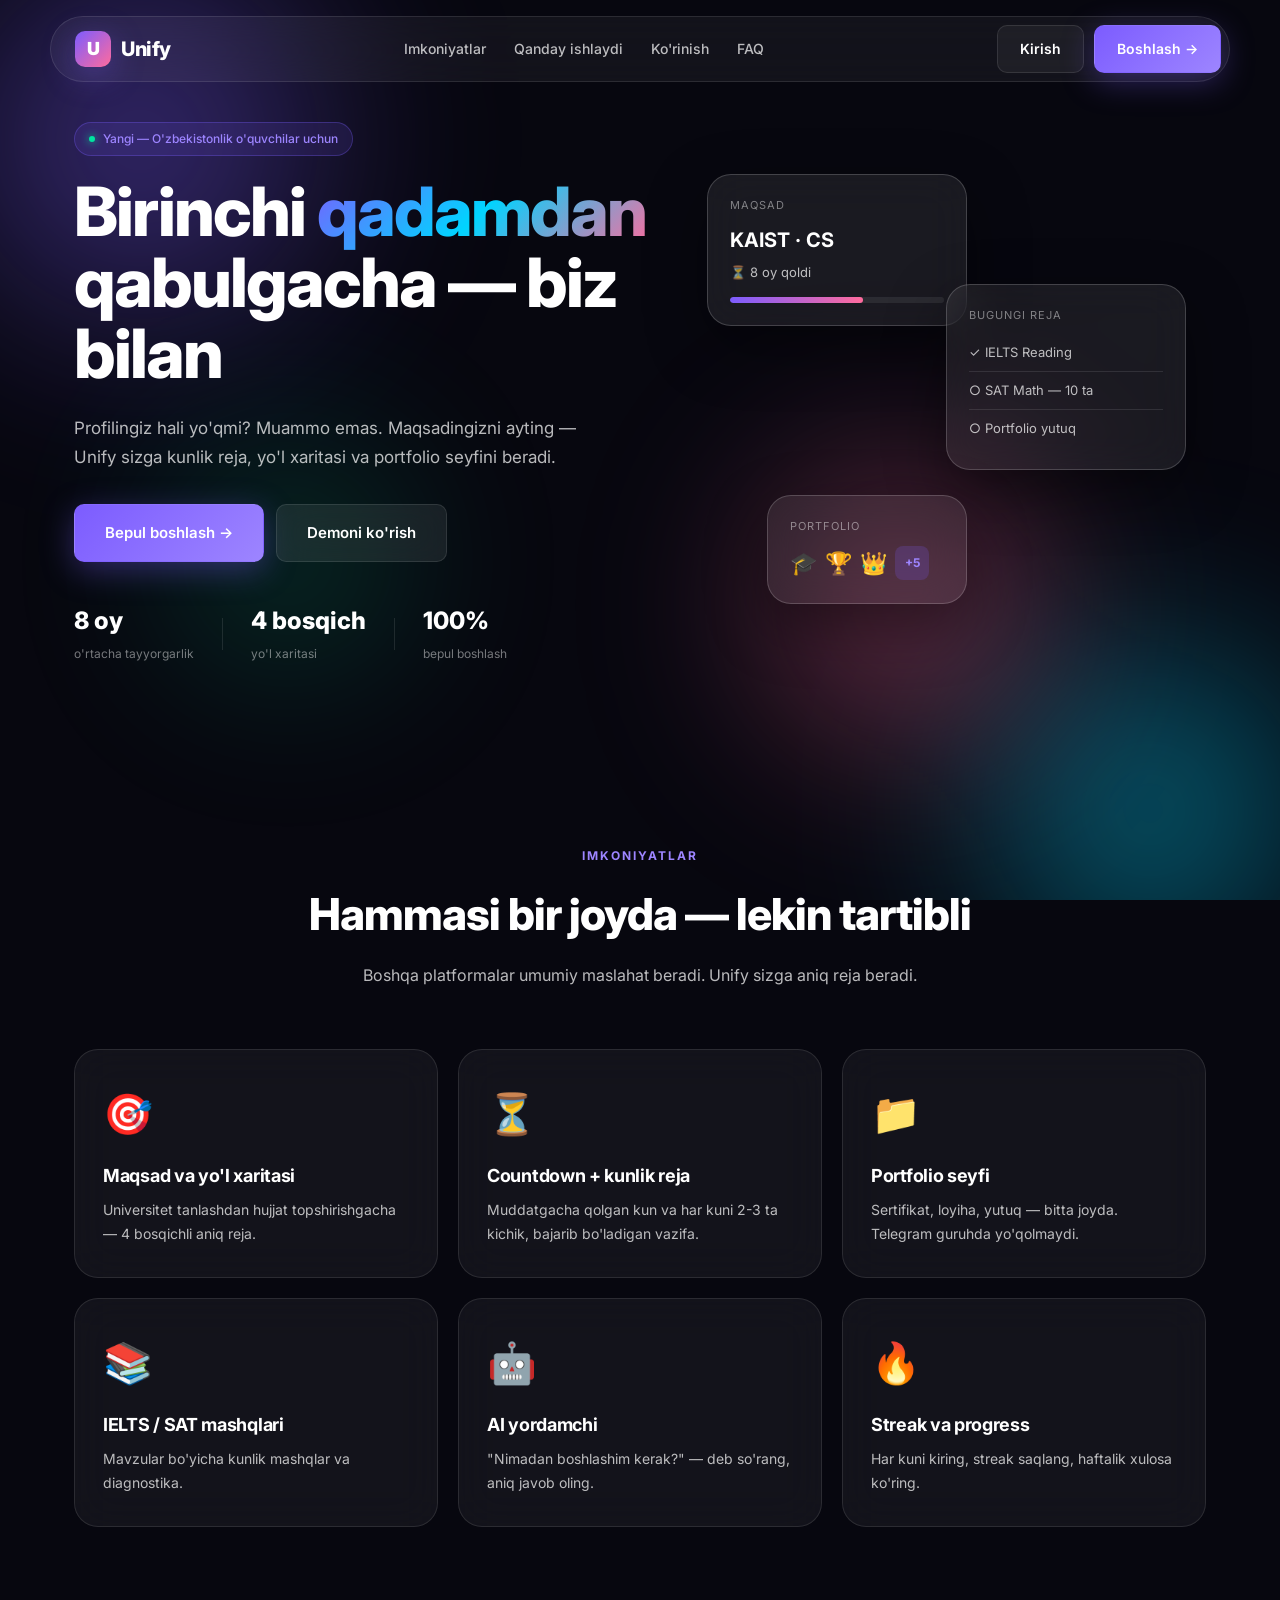
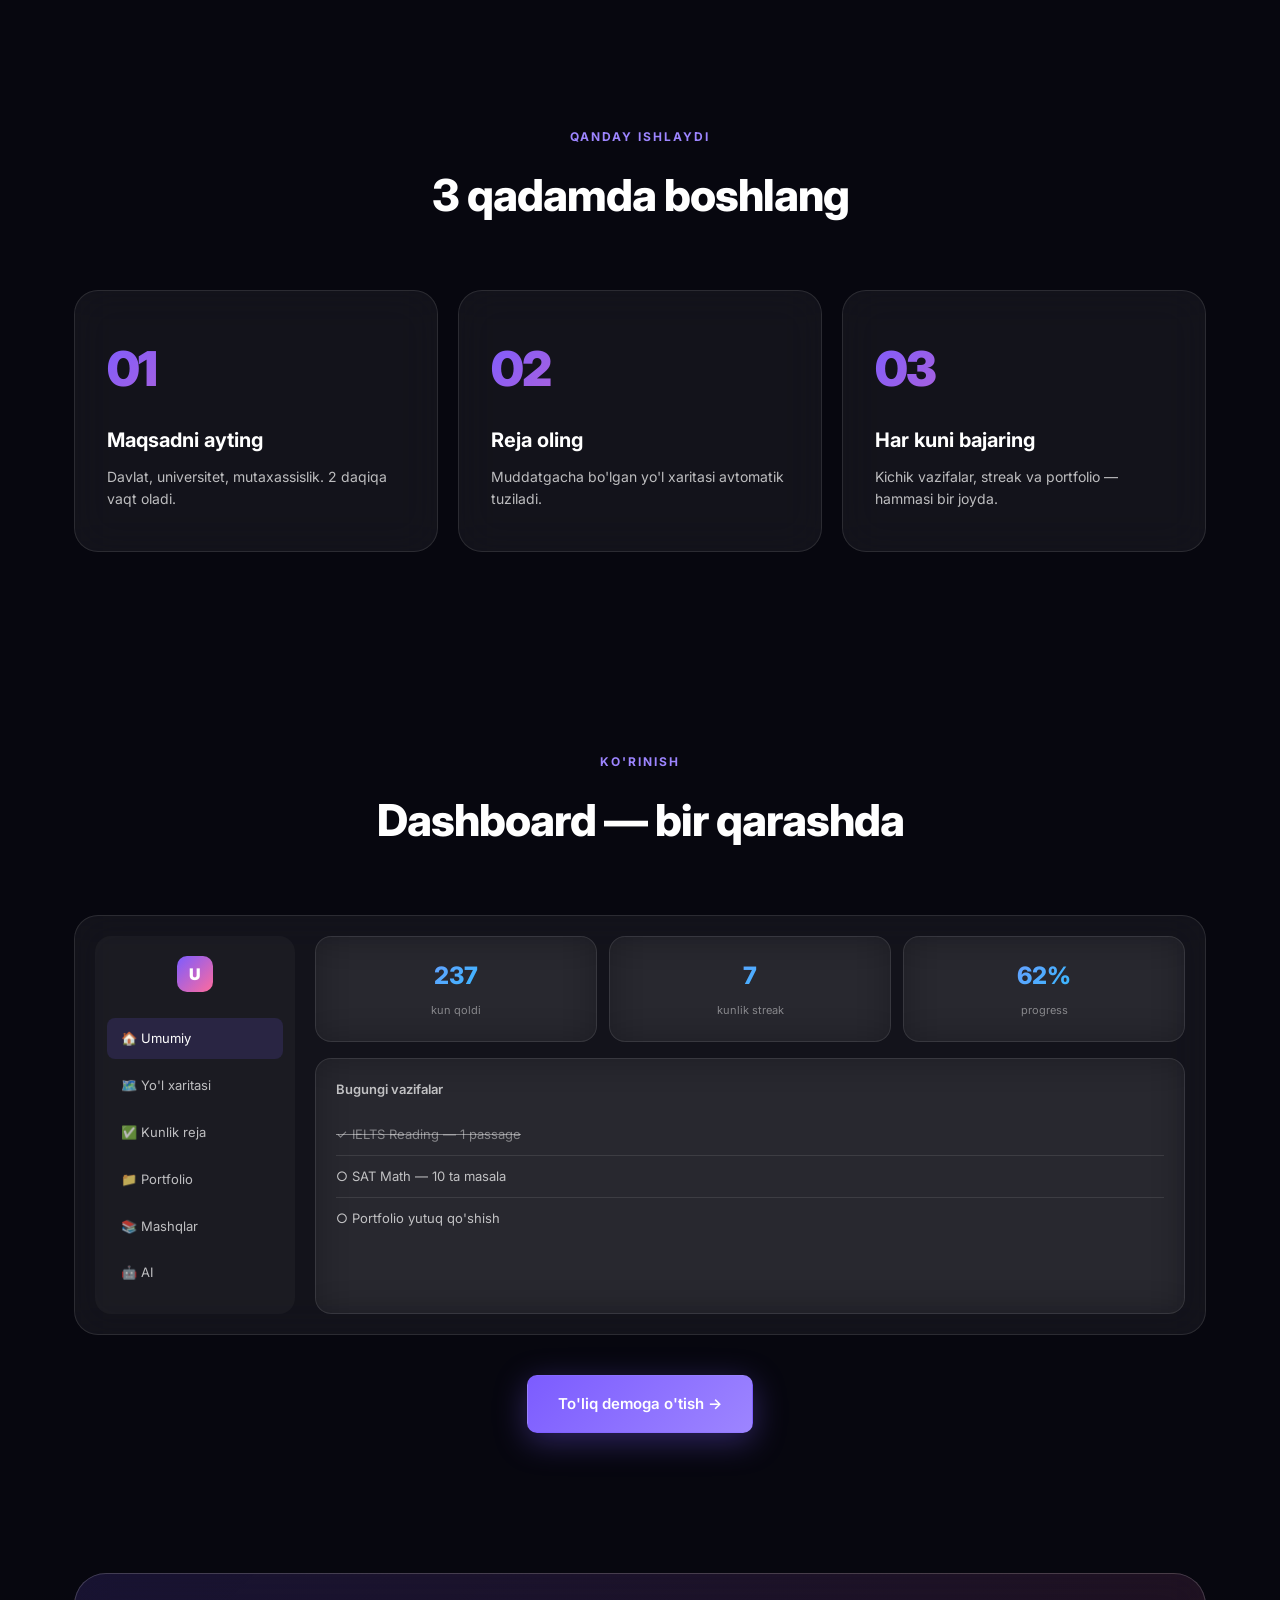
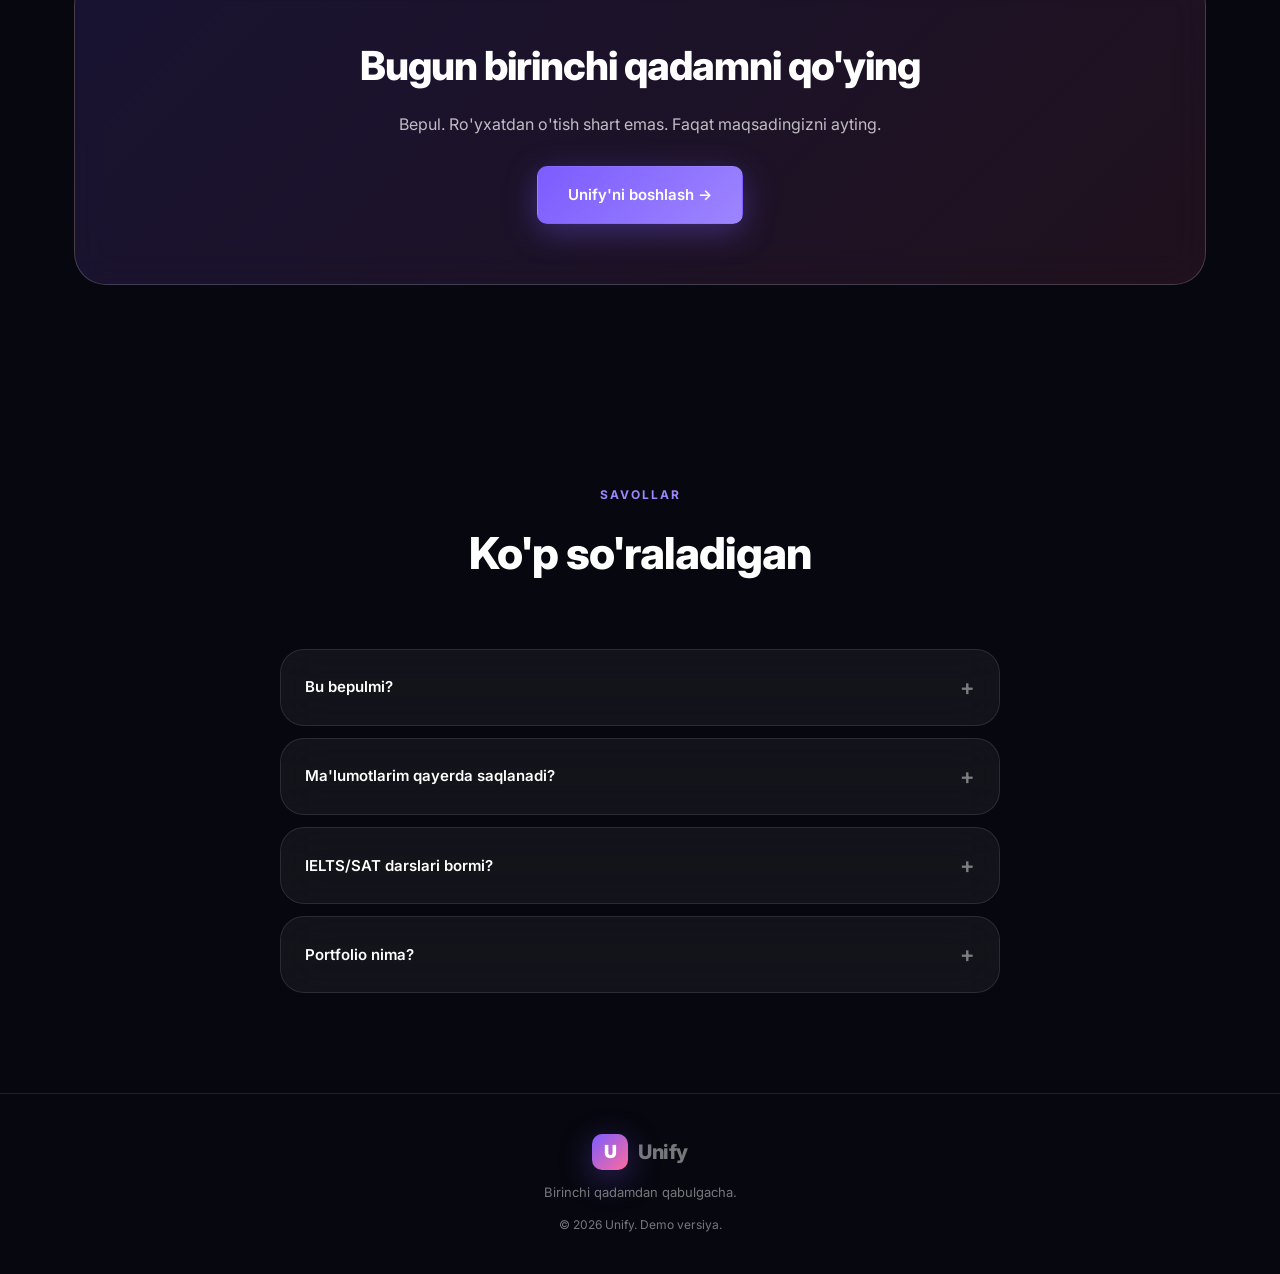
<file: index.html>
<!DOCTYPE html>
<html lang="uz">
<head>
  <meta charset="UTF-8" />
  <meta name="viewport" content="width=device-width, initial-scale=1.0" />
  <title>Unify — Birinchi qadamdan qabulgacha</title>
  <link rel="preconnect" href="https://fonts.googleapis.com" />
  <link rel="preconnect" href="https://fonts.gstatic.com" crossorigin />
  <link href="https://fonts.googleapis.com/css2?family=Inter:wght@300;400;500;600;700;800;900&display=swap" rel="stylesheet" />
  <link rel="stylesheet" href="css/global.css" />
  <link rel="stylesheet" href="css/landing.css" />
</head>
<body>
  <div class="bg-blobs">
    <div class="blob blob-1"></div>
    <div class="blob blob-2"></div>
    <div class="blob blob-3"></div>
    <div class="blob blob-4"></div>
  </div>

  <nav class="navbar glass">
    <div class="nav-inner">
      <a href="index.html" class="logo">
        <span class="logo-mark">U</span>
        <span class="logo-text">Unify</span>
      </a>
      <div class="nav-links">
        <a href="#features">Imkoniyatlar</a>
        <a href="#how">Qanday ishlaydi</a>
        <a href="#preview">Ko'rinish</a>
        <a href="#faq">FAQ</a>
      </div>
      <div class="nav-actions">
        <a href="dashboard.html" class="btn btn-ghost">Kirish</a>
        <a href="onboarding.html" class="btn btn-primary">Boshlash →</a>
      </div>
    </div>
  </nav>

  <section class="hero">
    <div class="hero-inner">
      <div class="badge-pill">
        <span class="dot"></span>
        Yangi — O'zbekistonlik o'quvchilar uchun
      </div>
      <h1 class="hero-title">
        Birinchi <span class="gradient-text">qadamdan</span><br />
        qabulgacha — biz bilan
      </h1>
      <p class="hero-sub">
        Profilingiz hali yo'qmi? Muammo emas. Maqsadingizni ayting — Unify sizga
        kunlik reja, yo'l xaritasi va portfolio seyfini beradi.
      </p>
      <div class="hero-cta">
        <a href="onboarding.html" class="btn btn-primary btn-lg">Bepul boshlash →</a>
        <a href="dashboard.html" class="btn btn-glass btn-lg">Demoni ko'rish</a>
      </div>
      <div class="hero-stats">
        <div><strong>8 oy</strong><span>o'rtacha tayyorgarlik</span></div>
        <div class="divider"></div>
        <div><strong>4 bosqich</strong><span>yo'l xaritasi</span></div>
        <div class="divider"></div>
        <div><strong>100%</strong><span>bepul boshlash</span></div>
      </div>
    </div>

    <div class="hero-visual">
      <div class="mock-card glass mock-card-1">
        <div class="mock-label">Maqsad</div>
        <div class="mock-title">KAIST · CS</div>
        <div class="mock-meta">⏳ 8 oy qoldi</div>
        <div class="mock-bar"><div style="width:62%"></div></div>
      </div>
      <div class="mock-card glass mock-card-2">
        <div class="mock-label">Bugungi reja</div>
        <div class="mock-task">✓ IELTS Reading</div>
        <div class="mock-task">○ SAT Math — 10 ta</div>
        <div class="mock-task">○ Portfolio yutuq</div>
      </div>
      <div class="mock-card glass mock-card-3">
        <div class="mock-label">Portfolio</div>
        <div class="mock-portfolio">
          <span>🎓</span><span>🏆</span><span>👑</span><span>+5</span>
        </div>
      </div>
    </div>
  </section>

  <section id="features" class="section">
    <div class="section-head">
      <span class="eyebrow">IMKONIYATLAR</span>
      <h2>Hammasi bir joyda — lekin tartibli</h2>
      <p>Boshqa platformalar umumiy maslahat beradi. Unify sizga aniq reja beradi.</p>
    </div>

    <div class="features-grid">
      <div class="feature-card glass">
        <div class="feature-icon">🎯</div>
        <h3>Maqsad va yo'l xaritasi</h3>
        <p>Universitet tanlashdan hujjat topshirishgacha — 4 bosqichli aniq reja.</p>
      </div>
      <div class="feature-card glass">
        <div class="feature-icon">⏳</div>
        <h3>Countdown + kunlik reja</h3>
        <p>Muddatgacha qolgan kun va har kuni 2-3 ta kichik, bajarib bo'ladigan vazifa.</p>
      </div>
      <div class="feature-card glass">
        <div class="feature-icon">📁</div>
        <h3>Portfolio seyfi</h3>
        <p>Sertifikat, loyiha, yutuq — bitta joyda. Telegram guruhda yo'qolmaydi.</p>
      </div>
      <div class="feature-card glass">
        <div class="feature-icon">📚</div>
        <h3>IELTS / SAT mashqlari</h3>
        <p>Mavzular bo'yicha kunlik mashqlar va diagnostika.</p>
      </div>
      <div class="feature-card glass">
        <div class="feature-icon">🤖</div>
        <h3>AI yordamchi</h3>
        <p>"Nimadan boshlashim kerak?" — deb so'rang, aniq javob oling.</p>
      </div>
      <div class="feature-card glass">
        <div class="feature-icon">🔥</div>
        <h3>Streak va progress</h3>
        <p>Har kuni kiring, streak saqlang, haftalik xulosa ko'ring.</p>
      </div>
    </div>
  </section>

  <section id="how" class="section">
    <div class="section-head">
      <span class="eyebrow">QANDAY ISHLAYDI</span>
      <h2>3 qadamda boshlang</h2>
    </div>
    <div class="steps">
      <div class="step glass">
        <div class="step-num">01</div>
        <h3>Maqsadni ayting</h3>
        <p>Davlat, universitet, mutaxassislik. 2 daqiqa vaqt oladi.</p>
      </div>
      <div class="step glass">
        <div class="step-num">02</div>
        <h3>Reja oling</h3>
        <p>Muddatgacha bo'lgan yo'l xaritasi avtomatik tuziladi.</p>
      </div>
      <div class="step glass">
        <div class="step-num">03</div>
        <h3>Har kuni bajaring</h3>
        <p>Kichik vazifalar, streak va portfolio — hammasi bir joyda.</p>
      </div>
    </div>
  </section>

  <section id="preview" class="section">
    <div class="section-head">
      <span class="eyebrow">KO'RINISH</span>
      <h2>Dashboard — bir qarashda</h2>
    </div>
    <div class="preview glass">
      <div class="preview-side">
        <div class="preview-logo">U</div>
        <div class="preview-nav-item active">🏠 Umumiy</div>
        <div class="preview-nav-item">🗺️ Yo'l xaritasi</div>
        <div class="preview-nav-item">✅ Kunlik reja</div>
        <div class="preview-nav-item">📁 Portfolio</div>
        <div class="preview-nav-item">📚 Mashqlar</div>
        <div class="preview-nav-item">🤖 AI</div>
      </div>
      <div class="preview-main">
        <div class="preview-row">
          <div class="preview-stat glass"><strong>237</strong><span>kun qoldi</span></div>
          <div class="preview-stat glass"><strong>7</strong><span>kunlik streak</span></div>
          <div class="preview-stat glass"><strong>62%</strong><span>progress</span></div>
        </div>
        <div class="preview-block glass">
          <div class="preview-block-title">Bugungi vazifalar</div>
          <div class="preview-task done">✓ IELTS Reading — 1 passage</div>
          <div class="preview-task">○ SAT Math — 10 ta masala</div>
          <div class="preview-task">○ Portfolio yutuq qo'shish</div>
        </div>
      </div>
    </div>
    <div class="preview-cta">
      <a href="dashboard.html" class="btn btn-primary btn-lg">To'liq demoga o'tish →</a>
    </div>
  </section>

  <section class="cta-section">
    <div class="cta-card glass">
      <h2>Bugun birinchi qadamni qo'ying</h2>
      <p>Bepul. Ro'yxatdan o'tish shart emas. Faqat maqsadingizni ayting.</p>
      <a href="onboarding.html" class="btn btn-primary btn-lg">Unify'ni boshlash →</a>
    </div>
  </section>

  <section id="faq" class="section">
    <div class="section-head">
      <span class="eyebrow">SAVOLLAR</span>
      <h2>Ko'p so'raladigan</h2>
    </div>
    <div class="faq-list">
      <details class="faq-item glass">
        <summary>Bu bepulmi?</summary>
        <p>Ha, demo bepul. Keyinchalik premium reja bo'ladi — lekin asosiy funksiyalar bepul qoladi.</p>
      </details>
      <details class="faq-item glass">
        <summary>Ma'lumotlarim qayerda saqlanadi?</summary>
        <p>Hozircha faqat brauzeringizda (localStorage). Hech kimga yuborilmaydi.</p>
      </details>
      <details class="faq-item glass">
        <summary>IELTS/SAT darslari bormi?</summary>
        <p>Hozircha mavzular bo'yicha mashqlar va yo'naltiruvchi havolalar. To'liq darslar keyingi versiyada.</p>
      </details>
      <details class="faq-item glass">
        <summary>Portfolio nima?</summary>
        <p>Sertifikat, loyiha, volontyorlik, yutuqlaringiz — bitta joyda. Universitetga ariza topshirganda kerak bo'ladi.</p>
      </details>
    </div>
  </section>

  <footer class="footer">
    <div class="footer-inner">
      <div class="logo">
        <span class="logo-mark">U</span>
        <span class="logo-text">Unify</span>
      </div>
      <p>Birinchi qadamdan qabulgacha.</p>
      <p class="copy">© 2026 Unify. Demo versiya.</p>
    </div>
  </footer>
</body>
</html>
</file>
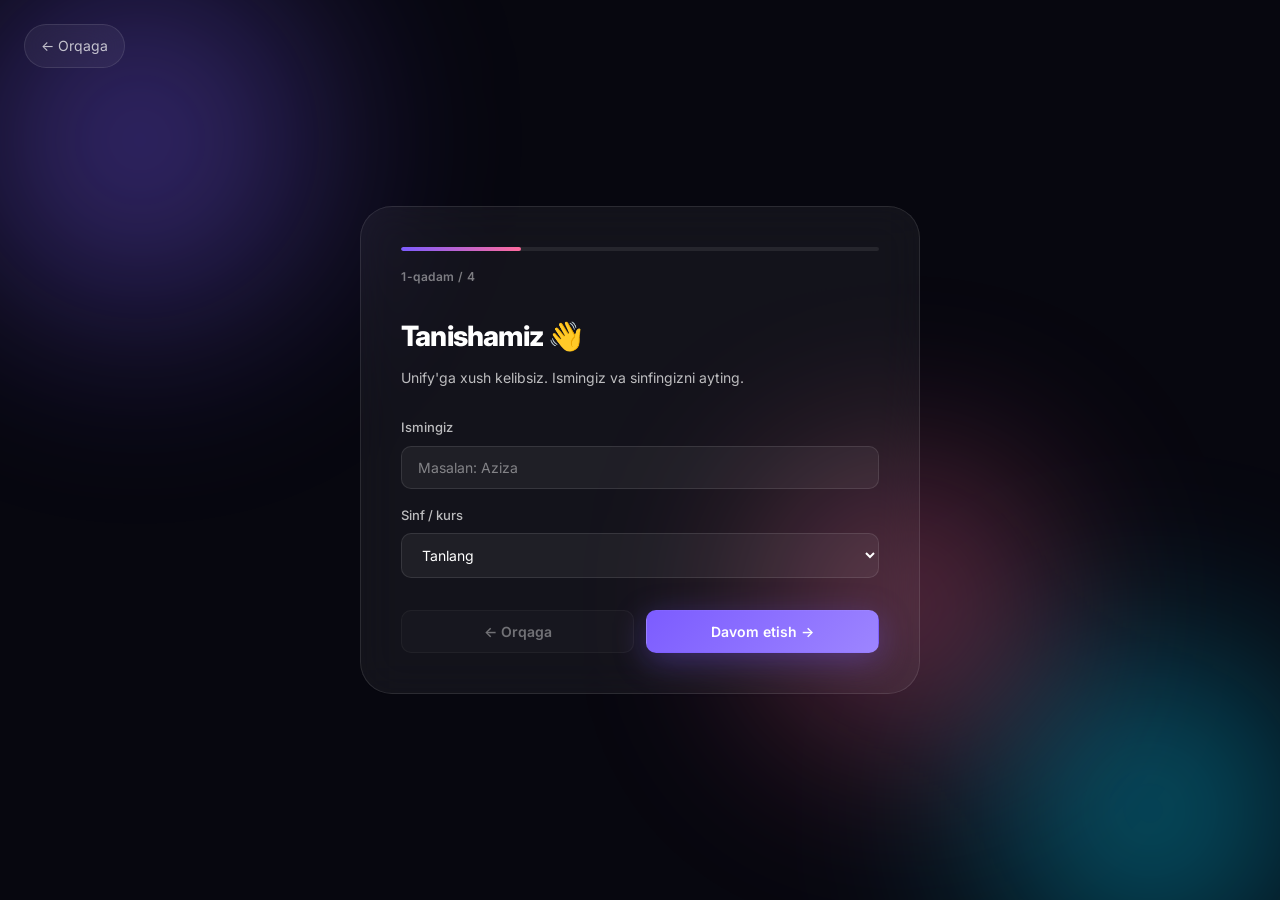
<file: onboarding.html>
<!DOCTYPE html>
<html lang="uz">
<head>
  <meta charset="UTF-8" />
  <meta name="viewport" content="width=device-width, initial-scale=1.0" />
  <title>Boshlash — Unify</title>
  <link rel="preconnect" href="https://fonts.googleapis.com" />
  <link href="https://fonts.googleapis.com/css2?family=Inter:wght@300;400;500;600;700;800;900&display=swap" rel="stylesheet" />
  <link rel="stylesheet" href="css/global.css" />
  <link rel="stylesheet" href="css/onboarding.css" />
</head>
<body class="onboarding-body">
  <div class="bg-blobs">
    <div class="blob blob-1"></div>
    <div class="blob blob-2"></div>
    <div class="blob blob-3"></div>
  </div>

  <a href="index.html" class="onboard-back">← Orqaga</a>

  <div class="onboard-wrap">
    <div class="onboard-card glass">
      <div class="onboard-progress">
        <div class="onboard-progress-bar" id="progress-bar"></div>
      </div>
      <div class="onboard-step-indicator">
        <span id="step-label">1-qadam / 4</span>
      </div>

      <div class="onboard-step active" data-step="1">
        <h1>Tanishamiz 👋</h1>
        <p class="onboard-sub">Unify'ga xush kelibsiz. Ismingiz va sinfingizni ayting.</p>

        <label class="field">
          <span class="field-label">Ismingiz</span>
          <input type="text" id="in-name" placeholder="Masalan: Aziza" />
        </label>

        <label class="field">
          <span class="field-label">Sinf / kurs</span>
          <select id="in-grade">
            <option value="">Tanlang</option>
            <option>9-sinf</option>
            <option>10-sinf</option>
            <option>11-sinf</option>
            <option>Bitiruvchi</option>
            <option>1-kurs</option>
          </select>
        </label>
      </div>

      <div class="onboard-step" data-step="2">
        <h1>Maqsadingiz qayer? 🌍</h1>
        <p class="onboard-sub">Qaysi davlat va universitetga topshirmoqchisiz?</p>

        <label class="field">
          <span class="field-label">Davlat</span>
          <select id="in-country">
            <option>Janubiy Koreya</option>
            <option>AQSh</option>
            <option>Buyuk Britaniya</option>
            <option>Germaniya</option>
            <option>Turkiya</option>
            <option>Yaponiya</option>
            <option>Kanada</option>
            <option>Boshqa</option>
          </select>
        </label>

        <label class="field">
          <span class="field-label">Universitet (yoki "hali aniqlamadim")</span>
          <input type="text" id="in-university" placeholder="Masalan: KAIST" />
        </label>

        <label class="field">
          <span class="field-label">Mutaxassislik</span>
          <input type="text" id="in-major" placeholder="Masalan: Computer Science" />
        </label>

        <label class="field">
          <span class="field-label">Qabul muddati (deadline)</span>
          <input type="date" id="in-deadline" />
        </label>
      </div>

      <div class="onboard-step" data-step="3">
        <h1>Hozirgi daraja 📊</h1>
        <p class="onboard-sub">Bu ma'lumotlar reja tuzish uchun kerak. Hech kimga ko'rinmaydi.</p>

        <label class="field">
          <span class="field-label">IELTS / English daraja</span>
          <input type="number" id="in-ielts" min="0" max="9" step="0.5" value="6.0" />
        </label>

        <label class="field">
          <span class="field-label">SAT (agar topshirgan bo'lsangiz)</span>
          <input type="number" id="in-sat" min="400" max="1600" step="10" value="1200" />
        </label>

        <label class="field">
          <span class="field-label">GPA (5 balli tizim)</span>
          <input type="number" id="in-gpa" min="0" max="5" step="0.1" value="4.5" />
        </label>
      </div>

      <div class="onboard-step" data-step="4">
        <h1>Maqsadlar 🎯</h1>
        <p class="onboard-sub">Qanday natijaga erishmoqchisiz?</p>

        <label class="field">
          <span class="field-label">IELTS maqsad</span>
          <input type="number" id="in-ielts-target" min="0" max="9" step="0.5" value="7.5" />
        </label>

        <label class="field">
          <span class="field-label">SAT maqsad</span>
          <input type="number" id="in-sat-target" min="400" max="1600" step="10" value="1450" />
        </label>

        <div class="onboard-info glass">
          <strong>💡 Nima bo'ladi?</strong>
          <p>Unify sizga muddatgacha bo'lgan <b>4 bosqichli yo'l xaritasi</b>, kunlik vazifalar va portfolio seyfini yaratadi.</p>
        </div>
      </div>

      <div class="onboard-actions">
        <button class="btn btn-ghost" id="btn-back" disabled>← Orqaga</button>
        <button class="btn btn-primary" id="btn-next">Davom etish →</button>
      </div>
    </div>
  </div>

  <script src="js/store.js"></script>
  <script src="js/onboarding.js"></script>
</body>
</html>
</file>
<file: css/global.css>
/* ============================================================
   Unify — GLOBAL
   Variables, reset, background, glass, buttons, forms
   ============================================================ */

:root {
  --bg: #07070f;
  --bg-2: #0e0e1c;
  --glass: rgba(255, 255, 255, 0.05);
  --glass-strong: rgba(255, 255, 255, 0.08);
  --glass-hover: rgba(255, 255, 255, 0.1);
  --border: rgba(255, 255, 255, 0.1);
  --border-strong: rgba(255, 255, 255, 0.18);
  --primary: #7c5cff;
  --primary-2: #9d85ff;
  --secondary: #00d4ff;
  --accent: #ff6b9d;
  --success: #00e5a0;
  --warning: #ffb84d;
  --danger: #ff5470;
  --text: #ffffff;
  --text-2: rgba(255, 255, 255, 0.72);
  --text-3: rgba(255, 255, 255, 0.45);
  --r-sm: 10px;
  --r: 16px;
  --r-lg: 24px;
  --r-xl: 32px;
  --shadow: 0 8px 32px rgba(0, 0, 0, 0.3);
  --glow: 0 8px 32px rgba(124, 92, 255, 0.35);
  --t: all 0.3s cubic-bezier(0.4, 0, 0.2, 1);
}

* { margin: 0; padding: 0; box-sizing: border-box; }

html, body { height: 100%; }

body {
  font-family: 'Inter', -apple-system, BlinkMacSystemFont, sans-serif;
  background: var(--bg);
  color: var(--text);
  min-height: 100vh;
  line-height: 1.6;
  overflow-x: hidden;
  -webkit-font-smoothing: antialiased;
}

a { color: inherit; text-decoration: none; }
button { font-family: inherit; cursor: pointer; border: none; background: none; color: inherit; }
input, select, textarea { font-family: inherit; }
img { max-width: 100%; display: block; }

/* Scrollbar */
::-webkit-scrollbar { width: 8px; height: 8px; }
::-webkit-scrollbar-track { background: transparent; }
::-webkit-scrollbar-thumb { background: rgba(255,255,255,0.1); border-radius: 4px; }
::-webkit-scrollbar-thumb:hover { background: rgba(255,255,255,0.2); }

/* Background blobs */
.bg-blobs {
  position: fixed;
  inset: 0;
  z-index: -1;
  overflow: hidden;
  pointer-events: none;
}
.blob {
  position: absolute;
  border-radius: 50%;
  filter: blur(90px);
  opacity: 0.55;
  animation: float 22s infinite ease-in-out;
}
.blob-1 {
  width: 520px; height: 520px;
  background: radial-gradient(circle, #7c5cff, transparent 70%);
  top: -120px; left: -120px;
}
.blob-2 {
  width: 460px; height: 460px;
  background: radial-gradient(circle, #00d4ff, transparent 70%);
  bottom: -140px; right: -100px;
  animation-delay: -6s;
}
.blob-3 {
  width: 400px; height: 400px;
  background: radial-gradient(circle, #ff6b9d, transparent 70%);
  top: 45%; left: 55%;
  animation-delay: -12s;
}
.blob-4 {
  width: 320px; height: 320px;
  background: radial-gradient(circle, #00e5a0, transparent 70%);
  bottom: 20%; left: 10%;
  animation-delay: -18s;
  opacity: 0.3;
}
@keyframes float {
  0%, 100% { transform: translate(0, 0) scale(1); }
  33% { transform: translate(60px, -60px) scale(1.1); }
  66% { transform: translate(-40px, 40px) scale(0.9); }
}

/* Glass utility */
.glass {
  background: var(--glass);
  backdrop-filter: blur(20px);
  -webkit-backdrop-filter: blur(20px);
  border: 1px solid var(--border);
  border-radius: var(--r-lg);
}

/* Buttons */
.btn {
  display: inline-flex;
  align-items: center;
  justify-content: center;
  gap: 8px;
  padding: 12px 22px;
  border-radius: var(--r-sm);
  font-weight: 600;
  font-size: 14px;
  transition: var(--t);
  border: 1px solid transparent;
  white-space: nowrap;
}
.btn-sm { padding: 8px 14px; font-size: 13px; }
.btn-lg { padding: 16px 30px; font-size: 15px; }

.btn-primary {
  background: linear-gradient(135deg, var(--primary) 0%, var(--primary-2) 100%);
  color: #fff;
  box-shadow: var(--glow);
}
.btn-primary:hover {
  transform: translateY(-2px);
  box-shadow: 0 12px 40px rgba(124, 92, 255, 0.5);
}

.btn-ghost {
  background: rgba(255,255,255,0.05);
  color: var(--text);
  border: 1px solid var(--border);
}
.btn-ghost:hover {
  background: rgba(255,255,255,0.1);
  border-color: var(--border-strong);
}

.btn-glass {
  background: rgba(255,255,255,0.08);
  color: var(--text);
  border: 1px solid var(--border);
  backdrop-filter: blur(20px);
}
.btn-glass:hover {
  background: rgba(255,255,255,0.14);
}

.btn-danger {
  background: rgba(255, 84, 112, 0.15);
  color: var(--danger);
  border: 1px solid rgba(255, 84, 112, 0.3);
}
.btn-danger:hover {
  background: rgba(255, 84, 112, 0.25);
}

/* Fields */
.field {
  display: block;
  margin-bottom: 16px;
}
.field-label {
  display: block;
  font-size: 13px;
  font-weight: 500;
  color: var(--text-2);
  margin-bottom: 8px;
}
input[type="text"],
input[type="number"],
input[type="date"],
input[type="email"],
select,
textarea {
  width: 100%;
  padding: 12px 16px;
  background: rgba(255,255,255,0.05);
  border: 1px solid var(--border);
  border-radius: var(--r-sm);
  color: var(--text);
  font-size: 14px;
  transition: var(--t);
  outline: none;
}
input:focus, select:focus, textarea:focus {
  border-color: var(--primary);
  background: rgba(255,255,255,0.08);
  box-shadow: 0 0 0 3px rgba(124, 92, 255, 0.15);
}
input::placeholder, textarea::placeholder {
  color: var(--text-3);
}
select option { background: #1a1a2e; color: #fff; }
textarea { resize: vertical; }

/* Pills / badges */
.badge-pill {
  display: inline-flex;
  align-items: center;
  gap: 8px;
  padding: 6px 14px;
  background: rgba(124, 92, 255, 0.12);
  border: 1px solid rgba(124, 92, 255, 0.3);
  border-radius: 100px;
  font-size: 12px;
  font-weight: 500;
  color: var(--primary-2);
}
.badge-pill .dot {
  width: 6px; height: 6px;
  background: var(--success);
  border-radius: 50%;
  box-shadow: 0 0 8px var(--success);
}

.badge {
  display: inline-flex;
  padding: 4px 10px;
  background: rgba(255,255,255,0.08);
  border-radius: 100px;
  font-size: 11px;
  font-weight: 600;
  color: var(--text-2);
}

/* Gradient text */
.gradient-text {
  background: linear-gradient(135deg, #7c5cff 0%, #00d4ff 50%, #ff6b9d 100%);
  -webkit-background-clip: text;
  background-clip: text;
  -webkit-text-fill-color: transparent;
}

/* Toast */
.toast {
  position: fixed;
  bottom: 30px;
  left: 50%;
  transform: translateX(-50%) translateY(100px);
  background: rgba(20, 20, 35, 0.95);
  backdrop-filter: blur(20px);
  border: 1px solid var(--border-strong);
  color: #fff;
  padding: 14px 24px;
  border-radius: var(--r-sm);
  font-size: 14px;
  font-weight: 500;
  z-index: 9999;
  opacity: 0;
  transition: var(--t);
  box-shadow: var(--shadow);
}
.toast.show {
  opacity: 1;
  transform: translateX(-50%) translateY(0);
}
.toast.success { border-color: rgba(0, 229, 160, 0.4); }
.toast.error { border-color: rgba(255, 84, 112, 0.4); }

/* Modal */
.modal-backdrop {
  position: fixed;
  inset: 0;
  background: rgba(0, 0, 0, 0.6);
  backdrop-filter: blur(8px);
  display: flex;
  align-items: center;
  justify-content: center;
  z-index: 1000;
  opacity: 0;
  pointer-events: none;
  transition: var(--t);
  padding: 20px;
}
.modal-backdrop.open {
  opacity: 1;
  pointer-events: auto;
}
.modal {
  width: 100%;
  max-width: 480px;
  padding: 32px;
  background: rgba(20, 20, 35, 0.95);
  border: 1px solid var(--border-strong);
  transform: scale(0.95);
  transition: var(--t);
}
.modal-backdrop.open .modal { transform: scale(1); }
.modal h3 {
  font-size: 20px;
  margin-bottom: 20px;
}
.modal-actions {
  display: flex;
  gap: 10px;
  justify-content: flex-end;
  margin-top: 8px;
}

/* Logo */
.logo {
  display: flex;
  align-items: center;
  gap: 10px;
  font-weight: 800;
  font-size: 20px;
  letter-spacing: -0.5px;
}
.logo-mark {
  width: 36px; height: 36px;
  display: grid;
  place-items: center;
  background: linear-gradient(135deg, var(--primary) 0%, var(--accent) 100%);
  border-radius: 10px;
  font-size: 18px;
  font-weight: 900;
  color: #fff;
  box-shadow: var(--glow);
}

/* Responsive helper */
@media (max-width: 640px) {
  .btn-lg { padding: 14px 22px; font-size: 14px; }
}
</file>
<file: css/landing.css>
/* ============================================================
   Unify — LANDING
   Navbar, hero, features, steps, preview, CTA, FAQ, footer
   ============================================================ */

/* Navbar */
.navbar {
  position: sticky;
  top: 16px;
  z-index: 100;
  margin: 16px auto;
  max-width: 1180px;
  width: calc(100% - 32px);
  border-radius: 100px;
  padding: 8px 8px 8px 24px;
}
.nav-inner {
  display: flex;
  align-items: center;
  justify-content: space-between;
  gap: 24px;
}
.nav-links {
  display: flex;
  gap: 28px;
}
.nav-links a {
  font-size: 14px;
  color: var(--text-2);
  font-weight: 500;
  transition: var(--t);
}
.nav-links a:hover { color: var(--text); }
.nav-actions {
  display: flex;
  gap: 10px;
}
@media (max-width: 900px) {
  .nav-links { display: none; }
}
@media (max-width: 600px) {
  .nav-actions .btn-ghost { display: none; }
  .navbar { padding: 8px 8px 8px 16px; }
}

/* Hero */
.hero {
  max-width: 1180px;
  margin: 40px auto 80px;
  padding: 0 24px;
  display: grid;
  grid-template-columns: 1.15fr 1fr;
  gap: 60px;
  align-items: center;
}
@media (max-width: 960px) {
  .hero { grid-template-columns: 1fr; gap: 40px; }
}
.hero-inner { max-width: 600px; }
.hero-title {
  font-size: clamp(38px, 5.5vw, 68px);
  font-weight: 800;
  line-height: 1.05;
  letter-spacing: -2px;
  margin: 20px 0 24px;
}
.hero-sub {
  font-size: 17px;
  color: var(--text-2);
  margin-bottom: 32px;
  max-width: 520px;
  line-height: 1.7;
}
.hero-cta {
  display: flex;
  gap: 12px;
  flex-wrap: wrap;
  margin-bottom: 40px;
}
.hero-stats {
  display: flex;
  align-items: center;
  gap: 28px;
  color: var(--text-2);
}
.hero-stats strong {
  display: block;
  font-size: 24px;
  color: var(--text);
  font-weight: 800;
}
.hero-stats span {
  font-size: 12px;
  color: var(--text-3);
}
.hero-stats .divider {
  width: 1px;
  height: 32px;
  background: var(--border);
}

/* Hero visual (floating cards) */
.hero-visual {
  position: relative;
  height: 480px;
}
.mock-card {
  position: absolute;
  padding: 22px;
  background: var(--glass-strong);
  border: 1px solid var(--border-strong);
  box-shadow: 0 20px 60px rgba(0,0,0,0.4);
  animation: floatCard 6s infinite ease-in-out;
}
.mock-card-1 {
  top: 20px; left: 0;
  width: 260px;
}
.mock-card-2 {
  top: 130px; right: 20px;
  width: 240px;
  animation-delay: -2s;
}
.mock-card-3 {
  bottom: 30px; left: 60px;
  width: 200px;
  animation-delay: -4s;
}
@keyframes floatCard {
  0%, 100% { transform: translateY(0); }
  50% { transform: translateY(-12px); }
}
.mock-label {
  font-size: 11px;
  color: var(--text-3);
  text-transform: uppercase;
  letter-spacing: 1px;
  margin-bottom: 10px;
}
.mock-title {
  font-size: 20px;
  font-weight: 700;
  margin-bottom: 6px;
}
.mock-meta {
  font-size: 13px;
  color: var(--text-2);
  margin-bottom: 14px;
}
.mock-bar {
  height: 6px;
  background: rgba(255,255,255,0.08);
  border-radius: 100px;
  overflow: hidden;
}
.mock-bar div {
  height: 100%;
  background: linear-gradient(90deg, var(--primary), var(--accent));
  border-radius: 100px;
}
.mock-task {
  font-size: 13px;
  color: var(--text-2);
  padding: 8px 0;
  border-bottom: 1px solid var(--border);
}
.mock-task:last-child { border-bottom: none; }
.mock-portfolio {
  display: flex;
  gap: 8px;
  font-size: 22px;
}
.mock-portfolio span:last-child {
  display: grid;
  place-items: center;
  width: 34px; height: 34px;
  background: rgba(124,92,255,0.2);
  border-radius: 8px;
  font-size: 12px;
  color: var(--primary-2);
  font-weight: 700;
}

/* Sections */
.section {
  max-width: 1180px;
  margin: 0 auto;
  padding: 100px 24px;
}
.section-head {
  text-align: center;
  margin-bottom: 60px;
}
.eyebrow {
  font-size: 12px;
  letter-spacing: 2px;
  font-weight: 700;
  color: var(--primary-2);
  margin-bottom: 14px;
  display: block;
}
.section-head h2 {
  font-size: clamp(28px, 3.5vw, 44px);
  font-weight: 800;
  letter-spacing: -1px;
  margin-bottom: 14px;
}
.section-head p {
  color: var(--text-2);
  font-size: 16px;
  max-width: 600px;
  margin: 0 auto;
}

/* Features grid */
.features-grid {
  display: grid;
  grid-template-columns: repeat(3, 1fr);
  gap: 20px;
}
@media (max-width: 900px) {
  .features-grid { grid-template-columns: repeat(2, 1fr); }
}
@media (max-width: 600px) {
  .features-grid { grid-template-columns: 1fr; }
}
.feature-card {
  padding: 32px 28px;
  transition: var(--t);
  position: relative;
  overflow: hidden;
}
.feature-card::before {
  content: '';
  position: absolute;
  inset: 0;
  background: linear-gradient(135deg, rgba(124,92,255,0.08), transparent 60%);
  opacity: 0;
  transition: var(--t);
  pointer-events: none;
}
.feature-card:hover {
  transform: translateY(-4px);
  border-color: var(--border-strong);
}
.feature-card:hover::before { opacity: 1; }
.feature-icon {
  font-size: 40px;
  margin-bottom: 16px;
}
.feature-card h3 {
  font-size: 18px;
  font-weight: 700;
  margin-bottom: 8px;
  letter-spacing: -0.3px;
}
.feature-card p {
  color: var(--text-2);
  font-size: 14px;
  line-height: 1.65;
}

/* Steps */
.steps {
  display: grid;
  grid-template-columns: repeat(3, 1fr);
  gap: 20px;
}
@media (max-width: 800px) {
  .steps { grid-template-columns: 1fr; }
}
.step {
  padding: 40px 32px;
  position: relative;
}
.step-num {
  font-size: 48px;
  font-weight: 900;
  background: linear-gradient(135deg, var(--primary), var(--accent));
  -webkit-background-clip: text;
  background-clip: text;
  -webkit-text-fill-color: transparent;
  margin-bottom: 16px;
  letter-spacing: -2px;
}
.step h3 {
  font-size: 20px;
  font-weight: 700;
  margin-bottom: 10px;
}
.step p {
  color: var(--text-2);
  font-size: 14px;
}

/* Preview */
.preview {
  display: grid;
  grid-template-columns: 200px 1fr;
  min-height: 420px;
  overflow: hidden;
  padding: 20px;
  gap: 20px;
}
@media (max-width: 800px) {
  .preview { grid-template-columns: 1fr; }
  .preview-side { display: none; }
}
.preview-side {
  background: rgba(255,255,255,0.03);
  border-radius: var(--r);
  padding: 20px 12px;
  display: flex;
  flex-direction: column;
  gap: 6px;
}
.preview-logo {
  width: 36px; height: 36px;
  background: linear-gradient(135deg, var(--primary), var(--accent));
  border-radius: 10px;
  display: grid;
  place-items: center;
  font-weight: 900;
  margin: 0 auto 20px;
}
.preview-nav-item {
  padding: 10px 14px;
  border-radius: 8px;
  font-size: 13px;
  color: var(--text-2);
}
.preview-nav-item.active {
  background: rgba(124,92,255,0.15);
  color: var(--text);
}
.preview-main {
  display: flex;
  flex-direction: column;
  gap: 16px;
}
.preview-row {
  display: grid;
  grid-template-columns: repeat(3, 1fr);
  gap: 12px;
}
.preview-stat {
  padding: 20px;
  background: rgba(255,255,255,0.04);
  border: 1px solid var(--border);
  border-radius: var(--r);
  text-align: center;
}
.preview-stat strong {
  display: block;
  font-size: 24px;
  font-weight: 800;
  background: linear-gradient(135deg, var(--primary-2), var(--secondary));
  -webkit-background-clip: text;
  background-clip: text;
  -webkit-text-fill-color: transparent;
}
.preview-stat span {
  font-size: 11px;
  color: var(--text-3);
}
.preview-block {
  padding: 20px;
  background: rgba(255,255,255,0.04);
  border: 1px solid var(--border);
  border-radius: var(--r);
  flex: 1;
}
.preview-block-title {
  font-size: 13px;
  font-weight: 600;
  color: var(--text-2);
  margin-bottom: 14px;
}
.preview-task {
  padding: 10px 0;
  font-size: 13px;
  color: var(--text-2);
  border-bottom: 1px solid var(--border);
}
.preview-task:last-child { border-bottom: none; }
.preview-task.done {
  color: var(--text-3);
  text-decoration: line-through;
}
.preview-cta {
  text-align: center;
  margin-top: 40px;
}

/* CTA */
.cta-section {
  max-width: 1180px;
  margin: 0 auto;
  padding: 40px 24px 100px;
}
.cta-card {
  padding: 60px 40px;
  text-align: center;
  background: linear-gradient(135deg, rgba(124,92,255,0.15), rgba(255,107,157,0.1));
  border: 1px solid var(--border-strong);
  border-radius: var(--r-xl);
}
.cta-card h2 {
  font-size: clamp(26px, 3.5vw, 40px);
  font-weight: 800;
  letter-spacing: -1px;
  margin-bottom: 14px;
}
.cta-card p {
  color: var(--text-2);
  margin-bottom: 28px;
  font-size: 16px;
}

/* FAQ */
.faq-list {
  max-width: 720px;
  margin: 0 auto;
  display: flex;
  flex-direction: column;
  gap: 12px;
}
.faq-item {
  padding: 20px 24px;
  cursor: pointer;
}
.faq-item summary {
  font-weight: 600;
  font-size: 15px;
  list-style: none;
  display: flex;
  justify-content: space-between;
  align-items: center;
}
.faq-item summary::-webkit-details-marker { display: none; }
.faq-item summary::after {
  content: '+';
  font-size: 22px;
  color: var(--text-3);
  transition: var(--t);
}
.faq-item[open] summary::after { transform: rotate(45deg); }
.faq-item p {
  margin-top: 14px;
  color: var(--text-2);
  font-size: 14px;
  line-height: 1.7;
}

/* Footer */
.footer {
  border-top: 1px solid var(--border);
  padding: 40px 24px;
}
.footer-inner {
  max-width: 1180px;
  margin: 0 auto;
  text-align: center;
  display: flex;
  flex-direction: column;
  align-items: center;
  gap: 12px;
  color: var(--text-3);
  font-size: 13px;
}
.copy { font-size: 12px; color: var(--text-3); }
</file>
<file: css/onboarding.css>
/* ============================================================
   Unify — ONBOARDING
   ============================================================ */

.onboarding-body {
  min-height: 100vh;
  display: flex;
  flex-direction: column;
  align-items: center;
  justify-content: center;
  padding: 40px 20px;
}

.onboard-back {
  position: fixed;
  top: 24px; left: 24px;
  font-size: 14px;
  color: var(--text-2);
  padding: 10px 16px;
  background: var(--glass);
  border: 1px solid var(--border);
  border-radius: 100px;
  backdrop-filter: blur(20px);
  transition: var(--t);
  z-index: 10;
}
.onboard-back:hover {
  color: var(--text);
  background: var(--glass-hover);
}

.onboard-wrap {
  width: 100%;
  max-width: 560px;
}
.onboard-card {
  padding: 40px;
  border-radius: var(--r-xl);
  position: relative;
}
@media (max-width: 480px) {
  .onboard-card { padding: 28px 20px; }
}

.onboard-progress {
  height: 4px;
  background: rgba(255,255,255,0.08);
  border-radius: 100px;
  overflow: hidden;
  margin-bottom: 16px;
}
.onboard-progress-bar {
  height: 100%;
  background: linear-gradient(90deg, var(--primary), var(--accent));
  width: 25%;
  transition: width 0.4s cubic-bezier(0.4, 0, 0.2, 1);
  border-radius: 100px;
}
.onboard-step-indicator {
  font-size: 12px;
  color: var(--text-3);
  font-weight: 600;
  margin-bottom: 28px;
  letter-spacing: 0.5px;
}

.onboard-step {
  display: none;
}
.onboard-step.active {
  display: block;
  animation: fadeUp 0.4s ease;
}
@keyframes fadeUp {
  from { opacity: 0; transform: translateY(12px); }
  to { opacity: 1; transform: translateY(0); }
}
.onboard-step h1 {
  font-size: 28px;
  font-weight: 800;
  letter-spacing: -0.8px;
  margin-bottom: 8px;
}
.onboard-sub {
  color: var(--text-2);
  font-size: 14px;
  margin-bottom: 28px;
}

.onboard-info {
  padding: 16px 18px;
  background: rgba(124,92,255,0.1);
  border: 1px solid rgba(124,92,255,0.25);
  border-radius: var(--r-sm);
  margin-top: 20px;
  font-size: 13px;
  line-height: 1.6;
}
.onboard-info strong {
  display: block;
  margin-bottom: 4px;
  color: var(--primary-2);
}
.onboard-info p {
  color: var(--text-2);
  margin: 0;
}
.onboard-info b { color: var(--text); }

.onboard-actions {
  display: flex;
  justify-content: space-between;
  gap: 12px;
  margin-top: 32px;
}
.onboard-actions .btn { flex: 1; }
.onboard-actions .btn:disabled {
  opacity: 0.4;
  cursor: not-allowed;
}
</file>
